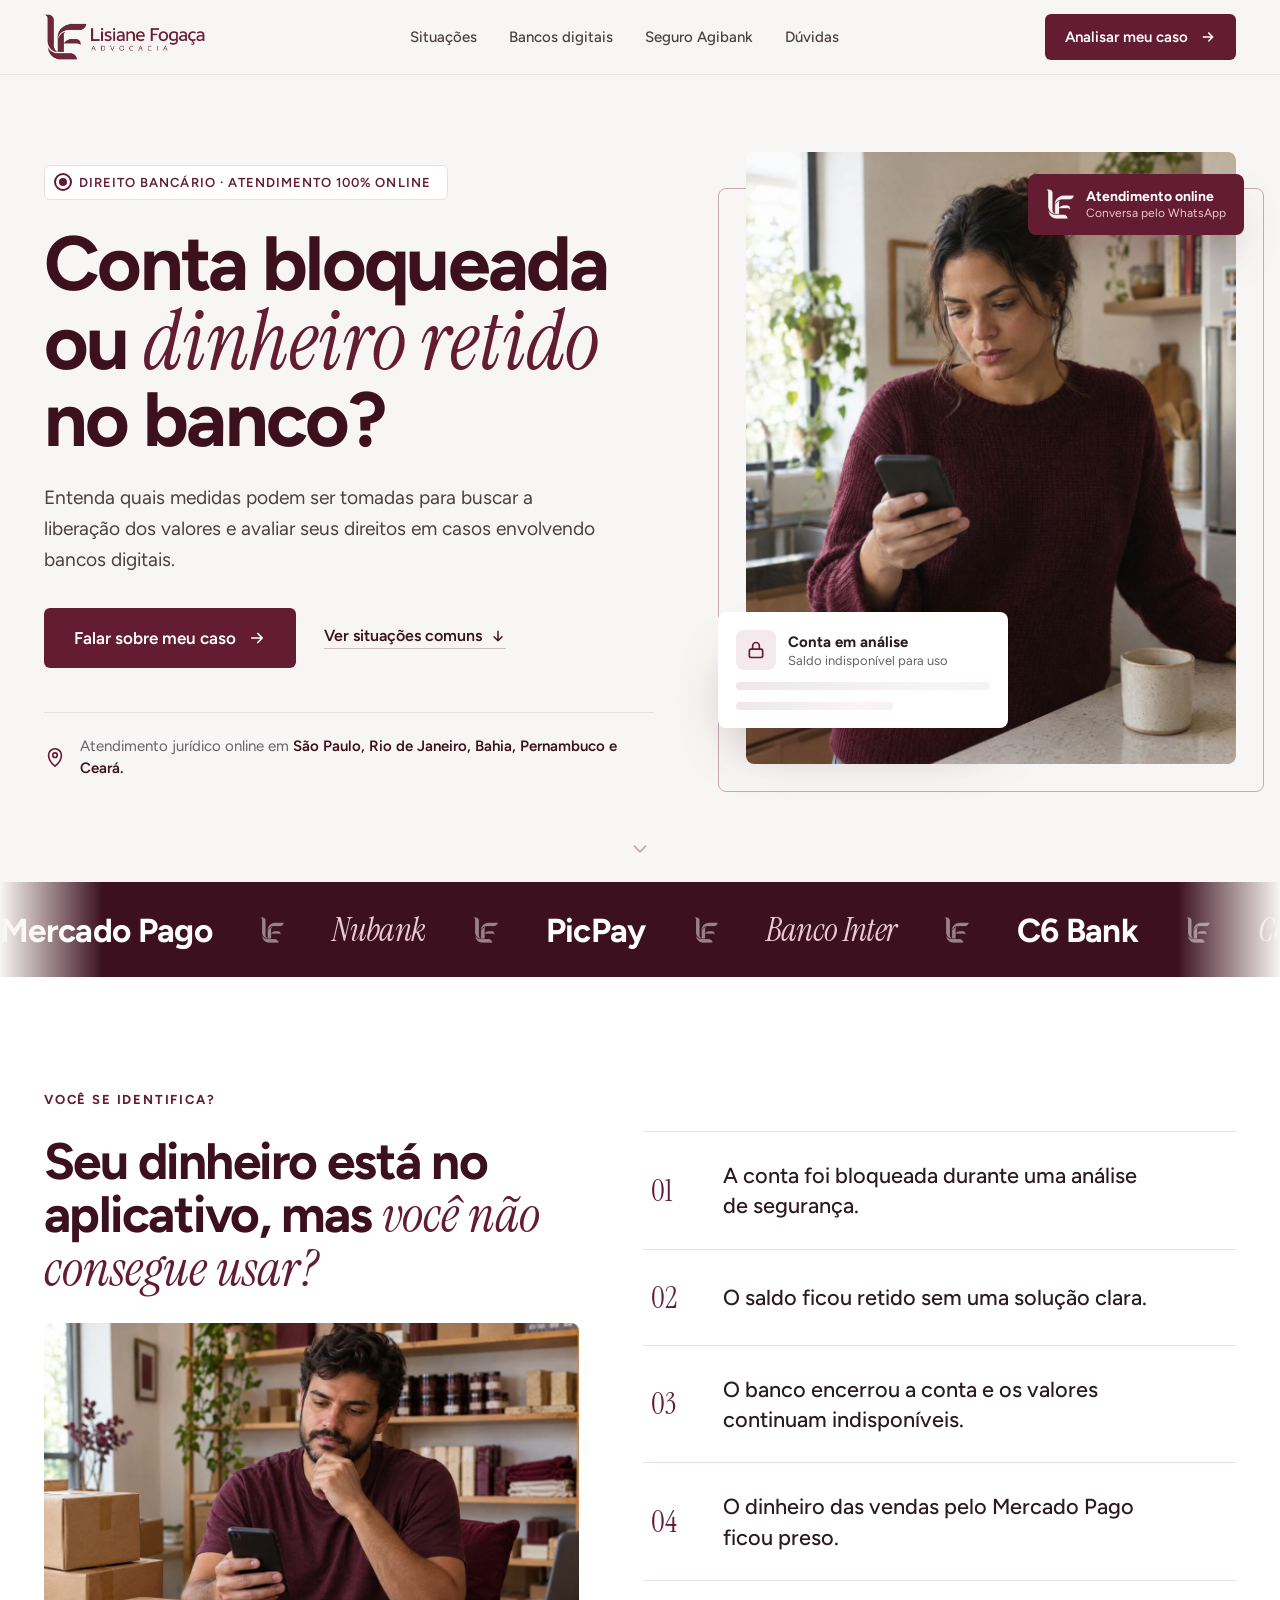
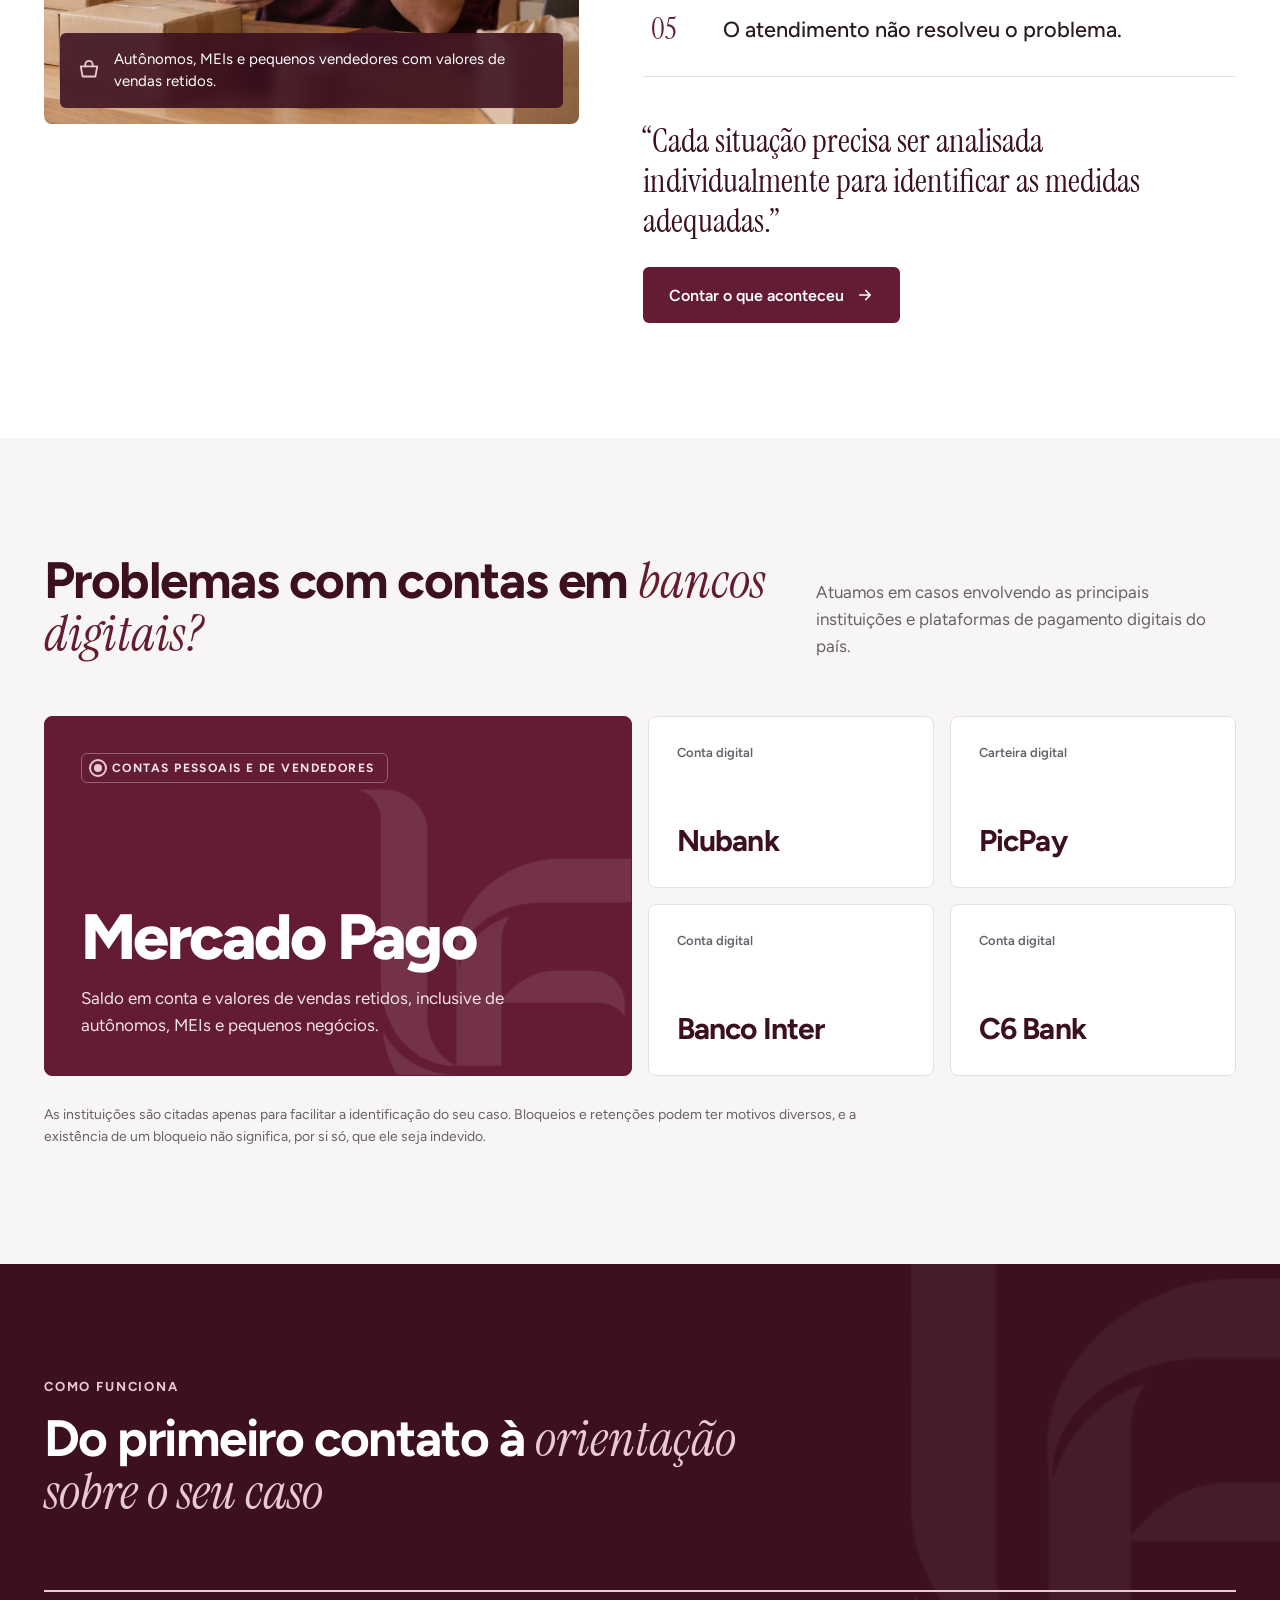
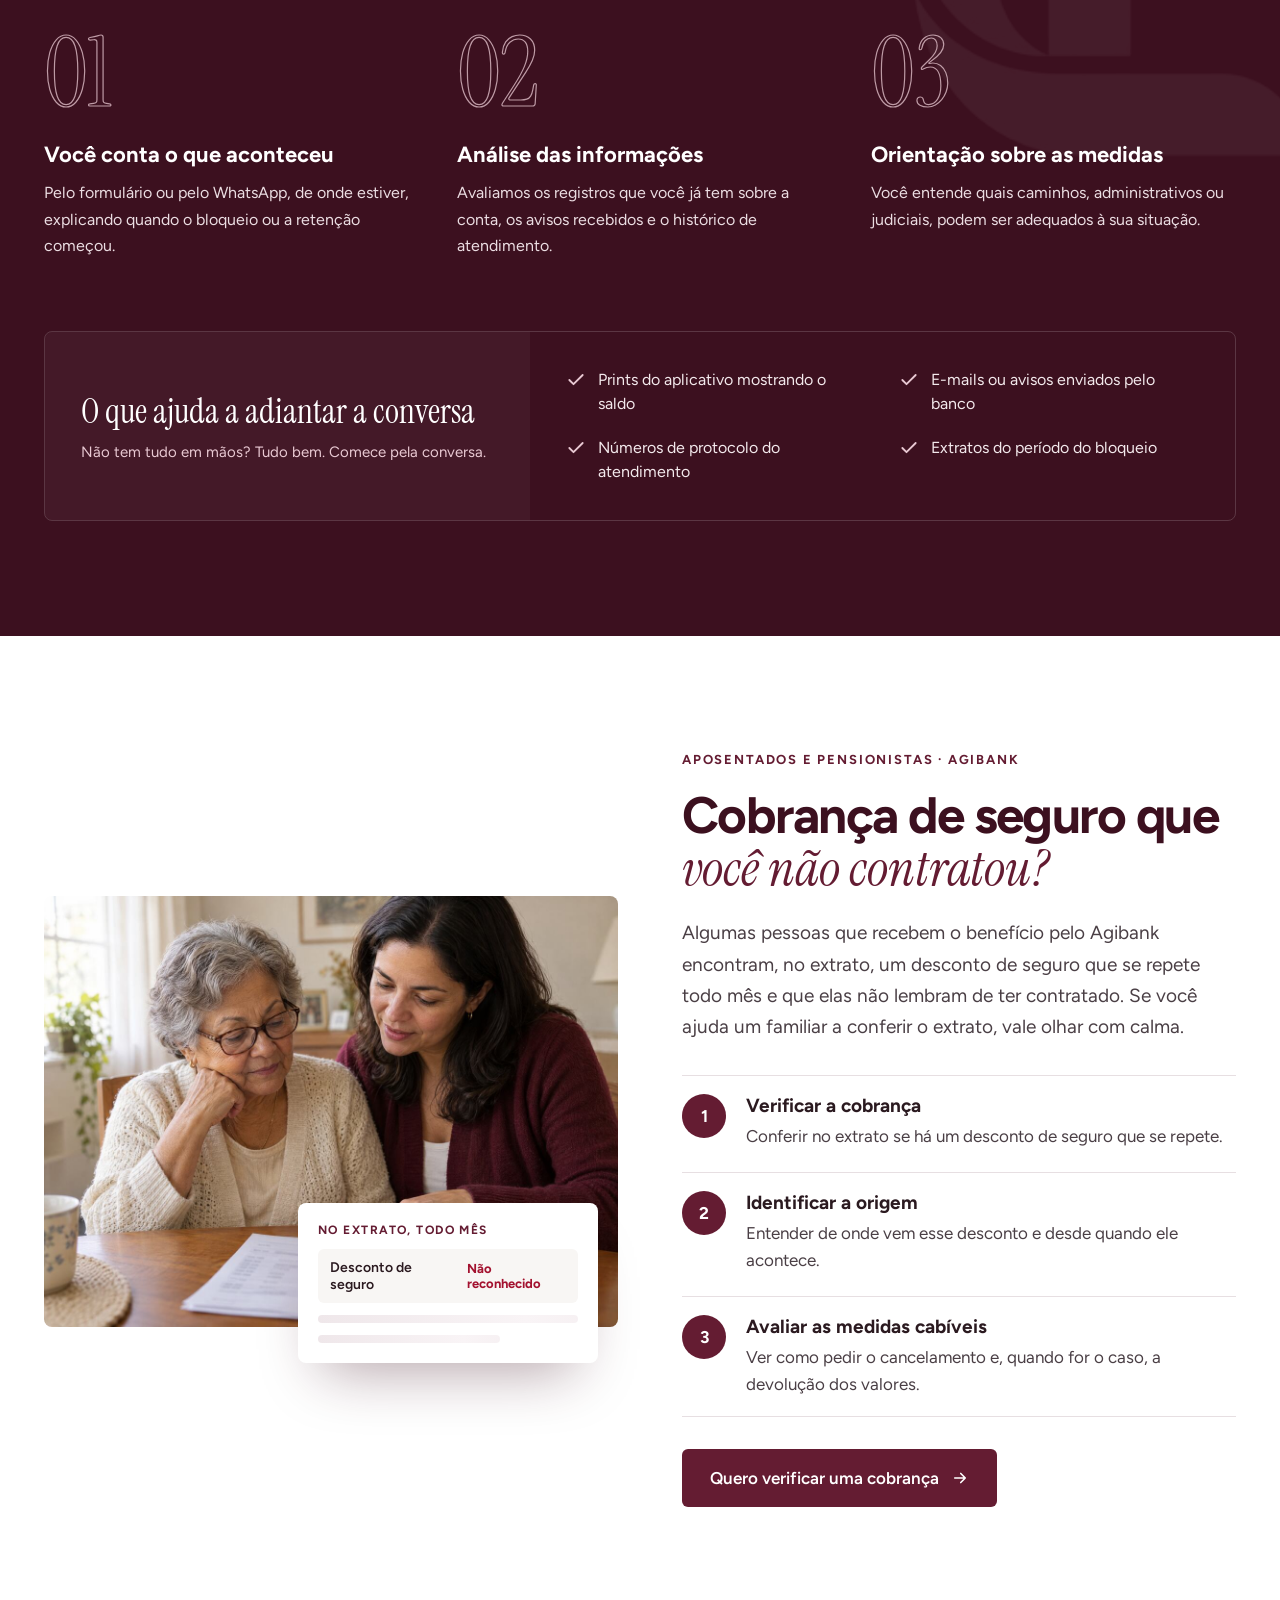
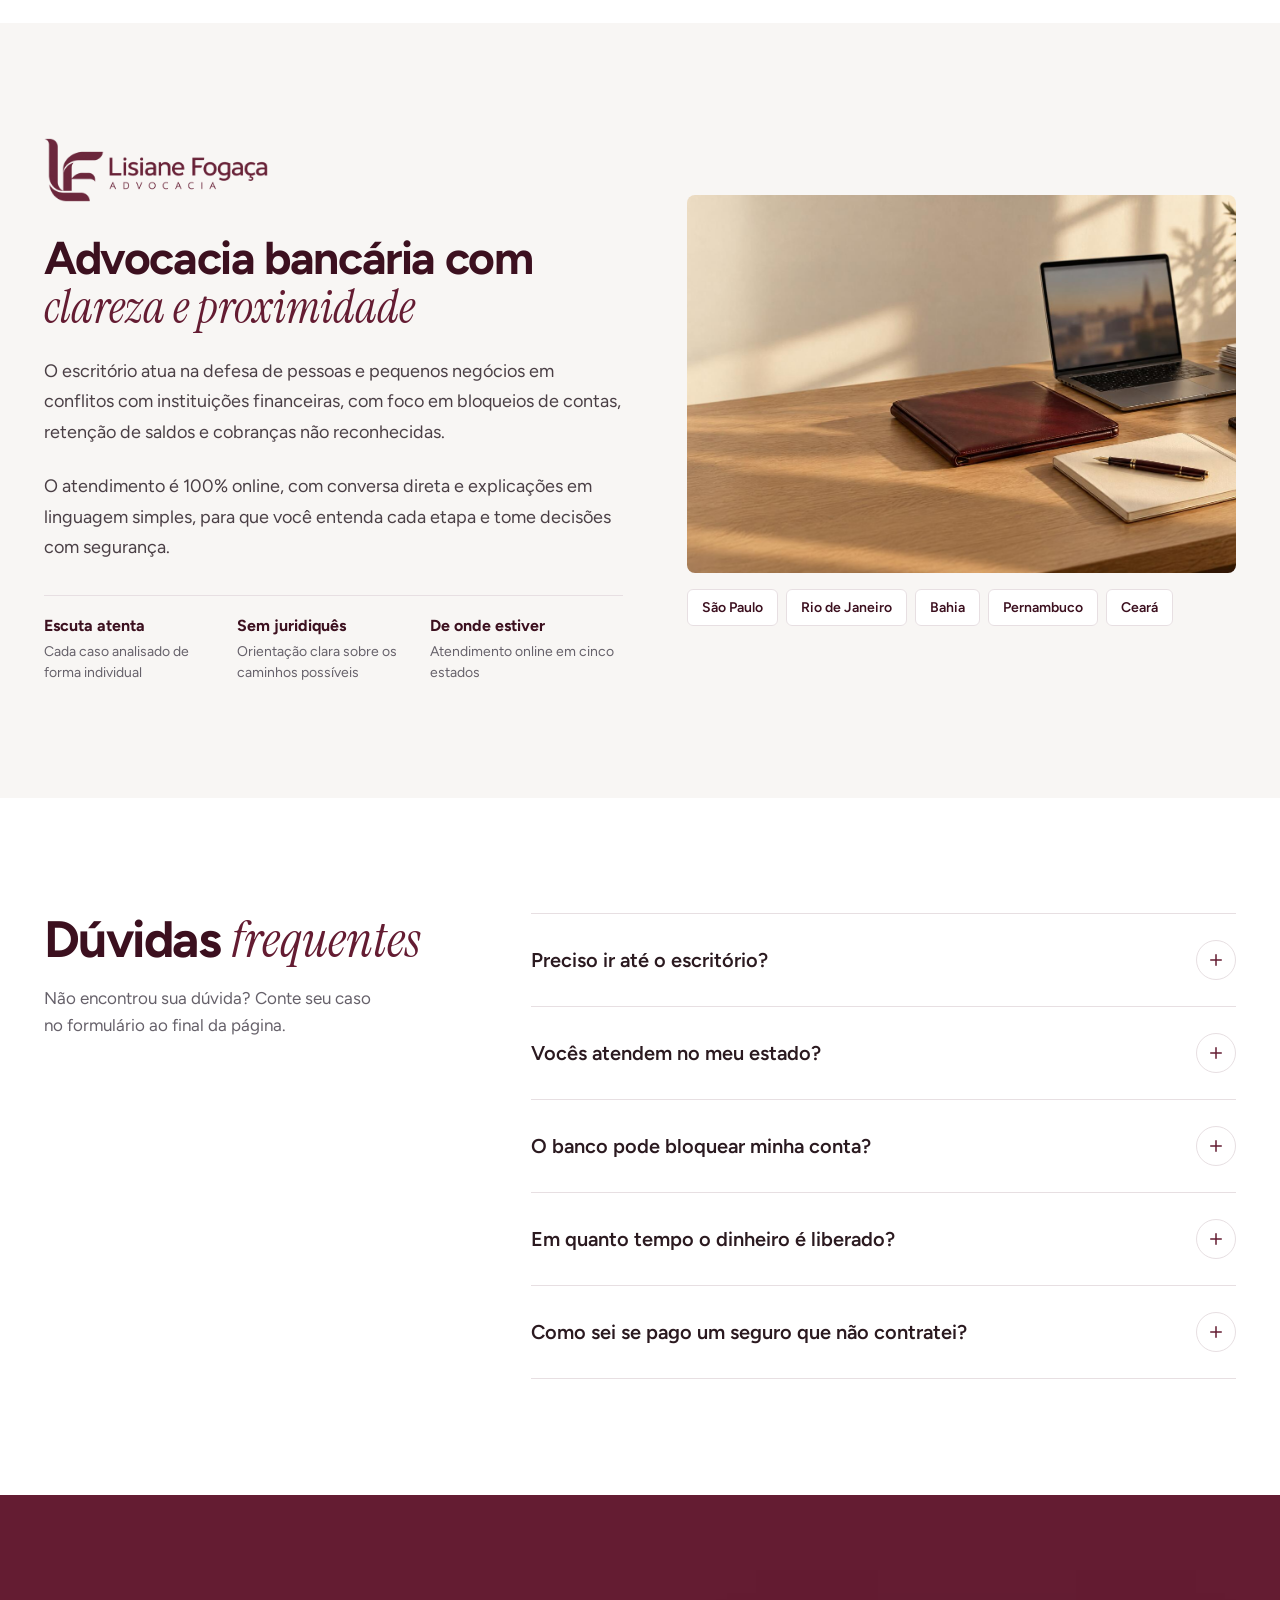
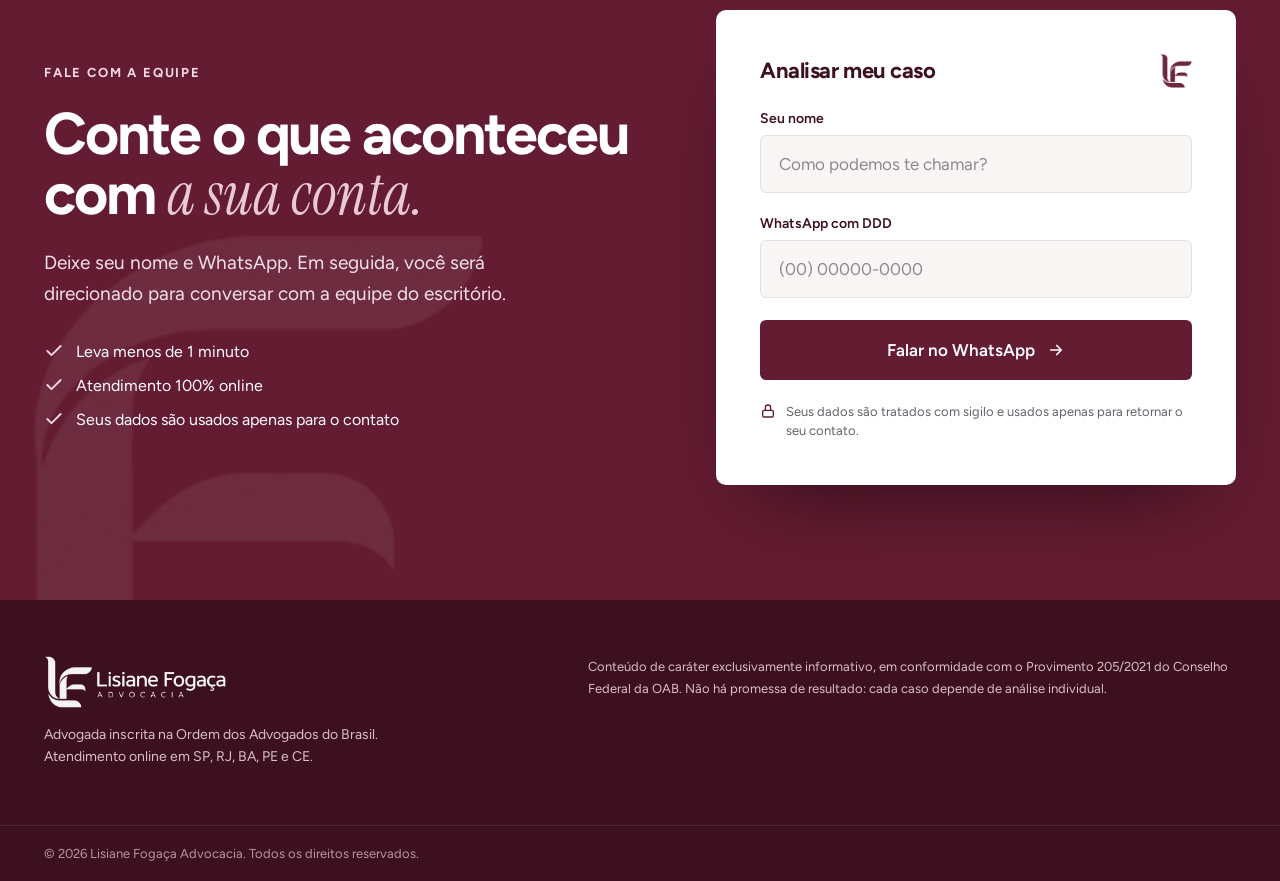
<file: index.html>
<!doctype html>
<html lang="pt-BR">
<head>
  <!-- Google tag (gtag.js) -->
<script async src="https://www.googletagmanager.com/gtag/js?id=AW-18538949355"></script>
<script>
  window.dataLayer = window.dataLayer || [];
  function gtag(){dataLayer.push(arguments);}
  gtag('js', new Date());

  gtag('config', 'AW-18538949355');
</script>
<meta charset="utf-8">
<meta name="viewport" content="width=device-width, initial-scale=1">
<title>Conta bloqueada ou dinheiro retido? | Lisiane Fogaça Advocacia</title>
<meta name="description" content="Conta bloqueada ou saldo retido em banco digital? Atendimento jurídico online em Direito Bancário para SP, RJ, BA, PE e CE.">
<meta name="theme-color" content="#641C32">
<meta property="og:type" content="website">
<meta property="og:title" content="Conta bloqueada ou dinheiro retido no banco? | Lisiane Fogaça Advocacia">
<meta property="og:description" content="Entenda quais medidas podem ser tomadas em casos envolvendo bancos digitais. Atendimento 100% online.">
<meta property="og:image" content="/assets/img/hero-conta-bloqueada.jpg">
<link rel="icon" type="image/png" href="/assets/img/favicon.png">
<link rel="apple-touch-icon" href="/assets/img/apple-touch-icon.png">
<link rel="preconnect" href="https://fonts.googleapis.com">
<link rel="preconnect" href="https://fonts.gstatic.com" crossorigin>
<link rel="stylesheet" href="https://fonts.googleapis.com/css2?family=Figtree:wght@400;500;600;700;800&amp;family=Instrument+Serif:ital@0;1&amp;display=swap">
<link rel="preload" as="image" href="/assets/img/hero-conta-bloqueada.jpg">
<link rel="stylesheet" href="/assets/css/lp.css">
<script>
  // Sem suporte a animação por scroll (Safari/Firefox): usa IntersectionObserver
  if (!(window.CSS && CSS.supports && CSS.supports('animation-timeline: view()'))) document.documentElement.classList.add('io');
</script>
<script src="/assets/js/config.js"></script>
<script src="/assets/js/tracking.js"></script>
</head>
<body>
<a class="skip" href="#formulario">Ir para o formulário</a>

<header class="hdr">
  <div style="max-width: 1240px; margin: 0 auto; padding: 14px 24px; display: flex; align-items: center; justify-content: space-between; gap: 20px">
    <a href="#inicio" aria-label="Lisiane Fogaça Advocacia — início" style="display: flex; align-items: center">
      <img class="hdr-logo" src="/assets/img/logo-bordo.png" alt="Lisiane Fogaça Advocacia" width="161" height="46" style="height: 46px; width: auto; display: block">
    </a>
    <nav class="nav" aria-label="Seções" style="display: flex; gap: 32px">
      <a href="#situacoes">Situações</a>
      <a href="#bancos">Bancos digitais</a>
      <a href="#seguro-agibank">Seguro Agibank</a>
      <a href="#duvidas">Dúvidas</a>
    </nav>
    <a class="btn-p hdr-cta" href="#formulario" style="min-height: 46px; padding: 0 20px; font-size: 15px">
      Analisar meu caso
      <svg class="arr" aria-hidden="true" width="16" height="16" viewBox="0 0 24 24" fill="none" stroke="currentColor" stroke-width="2.2" stroke-linecap="round" stroke-linejoin="round"><path d="M5 12h14M13 6l6 6-6 6"/></svg>
    </a>
  </div>
</header>

<main>
<!-- HERO -->
<section id="inicio" style="position: relative; overflow-x: clip">
  <div style="max-width: 1240px; margin: 0 auto; padding: clamp(40px, 6vw, 88px) 24px clamp(56px, 7vw, 104px); display: flex; flex-wrap: wrap; align-items: center; gap: clamp(40px, 5vw, 72px)">
    <div style="flex: 1.1 1 480px; min-width: 0; display: flex; flex-direction: column; gap: 26px">
      <div class="fade" style="display: inline-flex; align-self: flex-start; align-items: center; gap: 12px; padding: 9px 16px 9px 14px; background: #FFFFFF; border: 1px solid #E7DFE2; border-radius: 6px; font-size: 13px; font-weight: 600; letter-spacing: .08em; text-transform: uppercase; color: #641C32">
        <span class="dot"></span>
        Direito Bancário · Atendimento 100% online
      </div>
      <h1 style="margin: 0; font-weight: 700; font-size: clamp(2.75rem, 6vw, 5.4rem); line-height: .98; letter-spacing: -0.035em; color: #3C101F">
        <span class="w" style="animation-delay: .15s">Conta</span> <span class="w" style="animation-delay: .23s">bloqueada</span> <span class="w" style="animation-delay: .31s">ou</span> <span class="w" style="animation-delay: .42s"><em class="acc" style="font-size: 1.08em">dinheiro retido</em></span> <span class="w" style="animation-delay: .53s">no</span> <span class="w" style="animation-delay: .61s">banco?</span>
      </h1>
      <p class="fade" style="margin: 0; max-width: 560px; font-size: clamp(1.0625rem, 1.5vw, 1.25rem); line-height: 1.6; color: #4A3F45; animation-delay: .75s">Entenda quais medidas podem ser tomadas para buscar a liberação dos valores e avaliar seus direitos em casos envolvendo bancos digitais.</p>
      <div class="fade" style="display: flex; flex-wrap: wrap; align-items: center; gap: 28px; margin-top: 6px; animation-delay: .9s">
        <a class="btn-p" href="#formulario" style="min-height: 60px; padding: 0 30px; font-size: 17px">
          Falar sobre meu caso
          <svg class="arr" aria-hidden="true" width="18" height="18" viewBox="0 0 24 24" fill="none" stroke="currentColor" stroke-width="2.2" stroke-linecap="round" stroke-linejoin="round"><path d="M5 12h14M13 6l6 6-6 6"/></svg>
        </a>
        <a class="lnk" href="#situacoes">Ver situações comuns
          <svg aria-hidden="true" width="16" height="16" viewBox="0 0 24 24" fill="none" stroke="currentColor" stroke-width="2.2" stroke-linecap="round" stroke-linejoin="round"><path d="M12 5v14M6 13l6 6 6-6"/></svg>
        </a>
      </div>
      <div class="fade" style="display: flex; align-items: center; gap: 14px; margin-top: 18px; padding-top: 22px; border-top: 1px solid #E7DFE2; animation-delay: 1.05s">
        <svg aria-hidden="true" width="22" height="22" viewBox="0 0 24 24" fill="none" stroke="#641C32" stroke-width="1.8" stroke-linecap="round" stroke-linejoin="round" style="flex: none"><path d="M12 22s7-5.6 7-12a7 7 0 0 0-14 0c0 6.4 7 12 7 12z"/><circle cx="12" cy="10" r="2.5"/></svg>
        <p style="margin: 0; font-size: 15px; line-height: 1.5; color: #66616A">Atendimento jurídico online em <strong style="color: #3C101F; font-weight: 600">São Paulo, Rio de Janeiro, Bahia, Pernambuco e Ceará.</strong></p>
      </div>
    </div>

    <div style="flex: 1 1 400px; min-width: 0; position: relative; padding: 0 0 28px 28px">
      <div aria-hidden="true" class="fade hero-frame" style="position: absolute; top: 36px; right: -28px; bottom: 0; left: 0; border: 1px solid #C9A9B4; border-radius: 8px; animation-delay: 1.1s"></div>
      <div class="clip" style="position: relative; border-radius: 8px; overflow: hidden; aspect-ratio: 4 / 5; max-height: 660px; background: #3C101F; animation-delay: .2s">
        <img class="kb" src="/assets/img/hero-conta-bloqueada.jpg" alt="Mulher em casa conferindo o saldo da conta no celular" width="1000" height="1250" fetchpriority="high" style="width: 100%; height: 100%; object-fit: cover; display: block">
      </div>
      <div class="pop" style="position: absolute; left: 0; bottom: 64px; animation-delay: 1.3s">
        <div class="float1" style="width: 290px; max-width: 74vw; background: #FFFFFF; border-radius: 8px; padding: 18px; box-shadow: 0 30px 60px -24px rgba(60,16,31,.45); display: flex; flex-direction: column; gap: 12px">
          <div style="display: flex; align-items: center; gap: 12px">
            <div style="width: 40px; height: 40px; border-radius: 8px; background: #F4E9ED; display: flex; align-items: center; justify-content: center; flex: none">
              <svg aria-hidden="true" width="20" height="20" viewBox="0 0 24 24" fill="none" stroke="#641C32" stroke-width="2" stroke-linecap="round" stroke-linejoin="round"><rect x="4" y="11" width="16" height="10" rx="2"/><path d="M8 11V7a4 4 0 0 1 8 0v4"/></svg>
            </div>
            <div style="display: flex; flex-direction: column; gap: 2px; min-width: 0">
              <span style="font-size: 15px; font-weight: 700; color: #2B1A20">Conta em análise</span>
              <span style="font-size: 13px; color: #66616A">Saldo indisponível para uso</span>
            </div>
          </div>
          <div class="shim" style="height: 8px; border-radius: 4px"></div>
          <div class="shim" style="height: 8px; width: 62%; border-radius: 4px"></div>
        </div>
      </div>
      <div class="pop hero-float-r" style="position: absolute; right: -8px; top: 22px; animation-delay: 1.5s">
        <div class="float2" style="background: #641C32; color: #FFFFFF; border-radius: 8px; padding: 14px 18px; display: flex; align-items: center; gap: 12px; box-shadow: 0 24px 48px -20px rgba(60,16,31,.6)">
          <img src="/assets/img/simbolo-branco.png" alt="" aria-hidden="true" style="height: 30px; width: auto; display: block">
          <div style="display: flex; flex-direction: column; line-height: 1.25">
            <span style="font-size: 14px; font-weight: 700">Atendimento online</span>
            <span style="font-size: 12px; color: #E9C9D3">Conversa pelo WhatsApp</span>
          </div>
        </div>
      </div>
    </div>
  </div>
  <div aria-hidden="true" class="scrollcue" style="position: absolute; left: 50%; bottom: 18px; margin-left: -11px; color: #C9A9B4">
    <svg width="22" height="22" viewBox="0 0 24 24" fill="none" stroke="currentColor" stroke-width="2" stroke-linecap="round" stroke-linejoin="round"><path d="M6 9l6 6 6-6"/></svg>
  </div>
</section>

<!-- MARQUEE -->
<div class="mq" role="region" aria-label="Instituições: Mercado Pago, Nubank, PicPay, Banco Inter e C6 Bank" style="background: #3C101F; color: #FFFFFF; padding: 26px 0">
  <div class="mq-track" aria-hidden="true">
    <div class="mq-row"><span>Mercado Pago</span><img src="/assets/img/simbolo-branco.png" alt=""><span class="it">Nubank</span><img src="/assets/img/simbolo-branco.png" alt=""><span>PicPay</span><img src="/assets/img/simbolo-branco.png" alt=""><span class="it">Banco Inter</span><img src="/assets/img/simbolo-branco.png" alt=""><span>C6 Bank</span><img src="/assets/img/simbolo-branco.png" alt=""><span class="it">Contas bloqueadas</span><img src="/assets/img/simbolo-branco.png" alt=""></div>
    <div class="mq-row"><span>Mercado Pago</span><img src="/assets/img/simbolo-branco.png" alt=""><span class="it">Nubank</span><img src="/assets/img/simbolo-branco.png" alt=""><span>PicPay</span><img src="/assets/img/simbolo-branco.png" alt=""><span class="it">Banco Inter</span><img src="/assets/img/simbolo-branco.png" alt=""><span>C6 Bank</span><img src="/assets/img/simbolo-branco.png" alt=""><span class="it">Contas bloqueadas</span><img src="/assets/img/simbolo-branco.png" alt=""></div>
  </div>
</div>

<!-- SITUAÇÕES -->
<section id="situacoes" style="background: #FFFFFF">
  <div style="max-width: 1240px; margin: 0 auto; padding: clamp(72px, 9vw, 128px) 24px">
    <div style="display: flex; flex-wrap: wrap; gap: clamp(40px, 5vw, 80px); align-items: flex-start">
      <div style="flex: 1 1 420px; min-width: 0; display: flex; flex-direction: column; gap: 28px">
        <p class="rv" style="margin: 0; font-size: 13px; font-weight: 700; letter-spacing: .14em; text-transform: uppercase; color: #641C32">Você se identifica?</p>
        <h2 class="rv" style="margin: 0; font-weight: 700; font-size: clamp(2.1rem, 4vw, 3.4rem); line-height: 1.04; letter-spacing: -0.03em; color: #3C101F">Seu dinheiro está no aplicativo, mas <em class="acc">você não consegue usar?</em></h2>
        <div class="rv zoom" style="position: relative; border-radius: 8px; overflow: hidden; aspect-ratio: 4 / 3; background: #3C101F">
          <img class="par" src="/assets/img/vendedor-mercado-pago.jpg" alt="Vendedor online em seu espaço de trabalho, com caixas de envio, olhando o celular" width="1200" height="896" loading="lazy" style="width: 100%; height: 100%; object-fit: cover; display: block">
          <div style="position: absolute; left: 16px; right: 16px; bottom: 16px; background: rgba(60,16,31,.88); backdrop-filter: blur(6px); -webkit-backdrop-filter: blur(6px); color: #FFFFFF; border-radius: 6px; padding: 16px 18px; display: flex; align-items: center; gap: 14px">
            <svg aria-hidden="true" width="22" height="22" viewBox="0 0 24 24" fill="none" stroke="#E9C9D3" stroke-width="2" stroke-linecap="round" stroke-linejoin="round" style="flex: none"><path d="M3 7h18l-2 11H5L3 7z"/><path d="M8 7V5a4 4 0 0 1 8 0v2"/></svg>
            <span style="font-size: 15px; line-height: 1.45">Autônomos, MEIs e pequenos vendedores com valores de vendas retidos.</span>
          </div>
        </div>
      </div>
      <div style="flex: 1.15 1 460px; min-width: 0; padding-top: clamp(0px, 3vw, 48px)">
        <ol style="list-style: none; margin: 0; padding: 0">
          <li class="sit rv"><span class="num">01</span><span class="txt">A conta foi bloqueada durante uma análise de segurança.</span><svg class="ico" aria-hidden="true" width="22" height="22" viewBox="0 0 24 24" fill="none" stroke="currentColor" stroke-width="2" stroke-linecap="round" stroke-linejoin="round"><path d="M5 12h14M13 6l6 6-6 6"/></svg></li>
          <li class="sit rv"><span class="num">02</span><span class="txt">O saldo ficou retido sem uma solução clara.</span><svg class="ico" aria-hidden="true" width="22" height="22" viewBox="0 0 24 24" fill="none" stroke="currentColor" stroke-width="2" stroke-linecap="round" stroke-linejoin="round"><path d="M5 12h14M13 6l6 6-6 6"/></svg></li>
          <li class="sit rv"><span class="num">03</span><span class="txt">O banco encerrou a conta e os valores continuam indisponíveis.</span><svg class="ico" aria-hidden="true" width="22" height="22" viewBox="0 0 24 24" fill="none" stroke="currentColor" stroke-width="2" stroke-linecap="round" stroke-linejoin="round"><path d="M5 12h14M13 6l6 6-6 6"/></svg></li>
          <li class="sit rv"><span class="num">04</span><span class="txt">O dinheiro das vendas pelo Mercado Pago ficou preso.</span><svg class="ico" aria-hidden="true" width="22" height="22" viewBox="0 0 24 24" fill="none" stroke="currentColor" stroke-width="2" stroke-linecap="round" stroke-linejoin="round"><path d="M5 12h14M13 6l6 6-6 6"/></svg></li>
          <li class="sit last rv"><span class="num">05</span><span class="txt">O atendimento não resolveu o problema.</span><svg class="ico" aria-hidden="true" width="22" height="22" viewBox="0 0 24 24" fill="none" stroke="currentColor" stroke-width="2" stroke-linecap="round" stroke-linejoin="round"><path d="M5 12h14M13 6l6 6-6 6"/></svg></li>
        </ol>
        <div class="rv" style="margin-top: 44px; display: flex; flex-direction: column; gap: 26px">
          <p style="margin: 0; font-family: 'Instrument Serif', Georgia, serif; font-size: clamp(26px, 2.6vw, 34px); line-height: 1.2; color: #3C101F">“Cada situação precisa ser analisada individualmente para identificar as medidas adequadas.”</p>
          <a class="btn-p" href="#formulario" style="align-self: flex-start; min-height: 56px; padding: 0 26px; font-size: 16px">
            Contar o que aconteceu
            <svg class="arr" aria-hidden="true" width="18" height="18" viewBox="0 0 24 24" fill="none" stroke="currentColor" stroke-width="2.2" stroke-linecap="round" stroke-linejoin="round"><path d="M5 12h14M13 6l6 6-6 6"/></svg>
          </a>
        </div>
      </div>
    </div>
  </div>
</section>

<!-- BANCOS -->
<section id="bancos" style="background: #F8F6F4">
  <div style="max-width: 1240px; margin: 0 auto; padding: clamp(72px, 9vw, 128px) 24px">
    <div style="display: flex; flex-wrap: wrap; justify-content: space-between; align-items: flex-end; gap: 24px">
      <h2 class="rv" style="margin: 0; flex: 1 1 520px; font-weight: 700; font-size: clamp(2.1rem, 4vw, 3.4rem); line-height: 1.04; letter-spacing: -0.03em; color: #3C101F">Problemas com contas em <em class="acc">bancos digitais?</em></h2>
      <p class="rv" style="margin: 0; flex: 1 1 340px; max-width: 420px; font-size: 17px; line-height: 1.6; color: #66616A">Atuamos em casos envolvendo as principais instituições e plataformas de pagamento digitais do país.</p>
    </div>
    <div class="banks">
      <div class="tile tile-mp rv">
        <img class="wm" src="/assets/img/simbolo-branco.png" alt="" aria-hidden="true" style="position: absolute; right: -40px; bottom: -50px; height: 340px; width: auto; opacity: .1">
        <div style="display: inline-flex; align-self: flex-start; align-items: center; gap: 10px; padding: 7px 12px; border: 1px solid rgba(255,255,255,.3); border-radius: 6px; font-size: 12px; font-weight: 700; letter-spacing: .12em; text-transform: uppercase; color: #F3E3E8"><span class="dot lt"></span>Contas pessoais e de vendedores</div>
        <div style="position: relative">
          <div style="font-size: clamp(40px, 5vw, 64px); font-weight: 800; letter-spacing: -0.04em; line-height: 1">Mercado Pago</div>
          <p style="margin: 16px 0 0; max-width: 440px; font-size: 17px; line-height: 1.6; color: #F3E3E8">Saldo em conta e valores de vendas retidos, inclusive de autônomos, MEIs e pequenos negócios.</p>
        </div>
      </div>
      <div class="tile tile-sm rv"><span class="k">Conta digital</span><span class="v">Nubank</span><span class="bar"></span></div>
      <div class="tile tile-sm rv"><span class="k">Carteira digital</span><span class="v">PicPay</span><span class="bar"></span></div>
      <div class="tile tile-sm rv"><span class="k">Conta digital</span><span class="v">Banco Inter</span><span class="bar"></span></div>
      <div class="tile tile-sm rv"><span class="k">Conta digital</span><span class="v">C6 Bank</span><span class="bar"></span></div>
    </div>
    <p class="rv" style="margin: 28px 0 0; max-width: 820px; font-size: 14px; line-height: 1.6; color: #66616A">As instituições são citadas apenas para facilitar a identificação do seu caso. Bloqueios e retenções podem ter motivos diversos, e a existência de um bloqueio não significa, por si só, que ele seja indevido.</p>
  </div>
</section>

<!-- COMO FUNCIONA -->
<section id="como-funciona" class="dark" style="position: relative; overflow: hidden; background: #3C101F; color: #FFFFFF">
  <img class="spin" src="/assets/img/simbolo-branco.png" alt="" aria-hidden="true" style="position: absolute; right: -160px; top: -120px; height: 620px; width: auto; max-width: none; opacity: .05; pointer-events: none">
  <div style="position: relative; max-width: 1240px; margin: 0 auto; padding: clamp(72px, 9vw, 128px) 24px">
    <p class="rv" style="margin: 0; font-size: 13px; font-weight: 700; letter-spacing: .14em; text-transform: uppercase; color: #E9C9D3">Como funciona</p>
    <h2 class="rv" style="margin: 18px 0 0; max-width: 760px; font-weight: 700; font-size: clamp(2.1rem, 4vw, 3.4rem); line-height: 1.04; letter-spacing: -0.03em">Do primeiro contato à <em class="acc">orientação sobre o seu caso</em></h2>
    <div style="position: relative; margin-top: 72px">
      <div aria-hidden="true" style="position: absolute; left: 0; right: 0; top: 0; height: 1px; background: rgba(255,255,255,.16)"></div>
      <div aria-hidden="true" class="draw" style="position: absolute; left: 0; right: 0; top: 0; height: 2px; margin-top: -0.5px; background: #E9C9D3; transform-origin: left"></div>
      <div style="display: flex; flex-wrap: wrap; gap: 48px">
        <div class="step rv" style="flex: 1 1 260px; min-width: 0; padding-top: 40px">
          <div class="step-num">01</div>
          <h3 style="margin: 24px 0 0; font-size: 22px; font-weight: 700">Você conta o que aconteceu</h3>
          <p style="margin: 12px 0 0; font-size: 16px; line-height: 1.65; color: #EBDDE2">Pelo formulário ou pelo WhatsApp, de onde estiver, explicando quando o bloqueio ou a retenção começou.</p>
        </div>
        <div class="step rv" style="flex: 1 1 260px; min-width: 0; padding-top: 40px">
          <div class="step-num">02</div>
          <h3 style="margin: 24px 0 0; font-size: 22px; font-weight: 700">Análise das informações</h3>
          <p style="margin: 12px 0 0; font-size: 16px; line-height: 1.65; color: #EBDDE2">Avaliamos os registros que você já tem sobre a conta, os avisos recebidos e o histórico de atendimento.</p>
        </div>
        <div class="step rv" style="flex: 1 1 260px; min-width: 0; padding-top: 40px">
          <div class="step-num">03</div>
          <h3 style="margin: 24px 0 0; font-size: 22px; font-weight: 700">Orientação sobre as medidas</h3>
          <p style="margin: 12px 0 0; font-size: 16px; line-height: 1.65; color: #EBDDE2">Você entende quais caminhos, administrativos ou judiciais, podem ser adequados à sua situação.</p>
        </div>
      </div>
    </div>
    <div class="rv" style="margin-top: 72px; display: flex; flex-wrap: wrap; border: 1px solid rgba(255,255,255,.16); border-radius: 8px; overflow: hidden">
      <div style="flex: 1 1 320px; padding: 36px; background: rgba(255,255,255,.04); display: flex; flex-direction: column; gap: 12px; justify-content: center">
        <h3 style="margin: 0; font-family: 'Instrument Serif', Georgia, serif; font-weight: 400; font-size: 34px; line-height: 1.15">O que ajuda a adiantar a conversa</h3>
        <p style="margin: 0; font-size: 15px; color: #E9C9D3">Não tem tudo em mãos? Tudo bem. Comece pela conversa.</p>
      </div>
      <ul style="flex: 1.6 1 440px; margin: 0; padding: 36px; list-style: none; display: grid; grid-template-columns: repeat(auto-fit, minmax(220px, 1fr)); gap: 20px 32px">
        <li style="display: flex; gap: 12px; font-size: 16px; line-height: 1.5; color: #F3E9EC"><svg aria-hidden="true" width="20" height="20" viewBox="0 0 24 24" fill="none" stroke="#E9C9D3" stroke-width="2.2" stroke-linecap="round" stroke-linejoin="round" style="flex: none; margin-top: 2px"><path d="M20 6 9 17l-5-5"/></svg>Prints do aplicativo mostrando o saldo</li>
        <li style="display: flex; gap: 12px; font-size: 16px; line-height: 1.5; color: #F3E9EC"><svg aria-hidden="true" width="20" height="20" viewBox="0 0 24 24" fill="none" stroke="#E9C9D3" stroke-width="2.2" stroke-linecap="round" stroke-linejoin="round" style="flex: none; margin-top: 2px"><path d="M20 6 9 17l-5-5"/></svg>E-mails ou avisos enviados pelo banco</li>
        <li style="display: flex; gap: 12px; font-size: 16px; line-height: 1.5; color: #F3E9EC"><svg aria-hidden="true" width="20" height="20" viewBox="0 0 24 24" fill="none" stroke="#E9C9D3" stroke-width="2.2" stroke-linecap="round" stroke-linejoin="round" style="flex: none; margin-top: 2px"><path d="M20 6 9 17l-5-5"/></svg>Números de protocolo do atendimento</li>
        <li style="display: flex; gap: 12px; font-size: 16px; line-height: 1.5; color: #F3E9EC"><svg aria-hidden="true" width="20" height="20" viewBox="0 0 24 24" fill="none" stroke="#E9C9D3" stroke-width="2.2" stroke-linecap="round" stroke-linejoin="round" style="flex: none; margin-top: 2px"><path d="M20 6 9 17l-5-5"/></svg>Extratos do período do bloqueio</li>
      </ul>
    </div>
  </div>
</section>

<!-- AGIBANK -->
<section id="seguro-agibank" style="background: #FFFFFF">
  <div style="max-width: 1240px; margin: 0 auto; padding: clamp(72px, 9vw, 128px) 24px; display: flex; flex-wrap: wrap; gap: clamp(40px, 5vw, 80px); align-items: center">
    <div style="flex: 1 1 460px; min-width: 0; position: relative; padding-bottom: 36px">
      <div class="rv-clip zoom" style="border-radius: 8px; overflow: hidden; aspect-ratio: 4 / 3; background: #E7DFE2">
        <img src="/assets/img/agibank-extrato.jpg" alt="Aposentada e a filha conferindo juntas um extrato bancário em casa" width="1200" height="896" loading="lazy" style="width: 100%; height: 100%; object-fit: cover; display: block">
      </div>
      <div class="rv" style="position: absolute; right: 20px; bottom: 0; width: 300px; max-width: 80%">
        <div class="float1" style="background: #FFFFFF; border-radius: 8px; padding: 20px; box-shadow: 0 30px 60px -24px rgba(60,16,31,.4); display: flex; flex-direction: column; gap: 12px">
          <span style="font-size: 12px; font-weight: 700; letter-spacing: .12em; text-transform: uppercase; color: #641C32">No extrato, todo mês</span>
          <div style="display: flex; justify-content: space-between; align-items: center; gap: 12px; padding: 10px 12px; background: #F8F6F4; border-radius: 6px">
            <span style="font-size: 14px; font-weight: 600; color: #2B1A20">Desconto de seguro</span>
            <span style="font-size: 13px; font-weight: 700; color: #A3122F">Não reconhecido</span>
          </div>
          <div class="shim" style="height: 8px; border-radius: 4px"></div>
          <div class="shim" style="height: 8px; width: 70%; border-radius: 4px"></div>
        </div>
      </div>
    </div>
    <div style="flex: 1 1 440px; min-width: 0; display: flex; flex-direction: column; gap: 22px">
      <p class="rv" style="margin: 0; font-size: 13px; font-weight: 700; letter-spacing: .14em; text-transform: uppercase; color: #641C32">Aposentados e pensionistas · Agibank</p>
      <h2 class="rv" style="margin: 0; font-weight: 700; font-size: clamp(2.1rem, 4vw, 3.2rem); line-height: 1.04; letter-spacing: -0.03em; color: #3C101F">Cobrança de seguro que <em class="acc">você não contratou?</em></h2>
      <p class="rv" style="margin: 0; font-size: 19px; line-height: 1.65; color: #4A3F45">Algumas pessoas que recebem o benefício pelo Agibank encontram, no extrato, um desconto de seguro que se repete todo mês e que elas não lembram de ter contratado. Se você ajuda um familiar a conferir o extrato, vale olhar com calma.</p>
      <ol style="list-style: none; margin: 10px 0 0; padding: 0; display: flex; flex-direction: column; gap: 4px">
        <li class="rv" style="display: flex; gap: 20px; padding: 18px 0; border-top: 1px solid #E7DFE2">
          <span style="flex: none; width: 44px; height: 44px; border-radius: 50%; background: #641C32; color: #FFFFFF; display: flex; align-items: center; justify-content: center; font-weight: 700; font-size: 17px">1</span>
          <div><div style="font-size: 19px; font-weight: 700; color: #2B1A20">Verificar a cobrança</div><p style="margin: 6px 0 0; font-size: 17px; line-height: 1.6; color: #4A3F45">Conferir no extrato se há um desconto de seguro que se repete.</p></div>
        </li>
        <li class="rv" style="display: flex; gap: 20px; padding: 18px 0; border-top: 1px solid #E7DFE2">
          <span style="flex: none; width: 44px; height: 44px; border-radius: 50%; background: #641C32; color: #FFFFFF; display: flex; align-items: center; justify-content: center; font-weight: 700; font-size: 17px">2</span>
          <div><div style="font-size: 19px; font-weight: 700; color: #2B1A20">Identificar a origem</div><p style="margin: 6px 0 0; font-size: 17px; line-height: 1.6; color: #4A3F45">Entender de onde vem esse desconto e desde quando ele acontece.</p></div>
        </li>
        <li class="rv" style="display: flex; gap: 20px; padding: 18px 0; border-top: 1px solid #E7DFE2; border-bottom: 1px solid #E7DFE2">
          <span style="flex: none; width: 44px; height: 44px; border-radius: 50%; background: #641C32; color: #FFFFFF; display: flex; align-items: center; justify-content: center; font-weight: 700; font-size: 17px">3</span>
          <div><div style="font-size: 19px; font-weight: 700; color: #2B1A20">Avaliar as medidas cabíveis</div><p style="margin: 6px 0 0; font-size: 17px; line-height: 1.6; color: #4A3F45">Ver como pedir o cancelamento e, quando for o caso, a devolução dos valores.</p></div>
        </li>
      </ol>
      <a class="btn-p rv" href="#formulario" style="align-self: flex-start; margin-top: 10px; min-height: 58px; padding: 0 28px; font-size: 17px">
        Quero verificar uma cobrança
        <svg class="arr" aria-hidden="true" width="18" height="18" viewBox="0 0 24 24" fill="none" stroke="currentColor" stroke-width="2.2" stroke-linecap="round" stroke-linejoin="round"><path d="M5 12h14M13 6l6 6-6 6"/></svg>
      </a>
    </div>
  </div>
</section>

<!-- SOBRE -->
<section id="sobre" style="background: #F8F6F4">
  <div style="max-width: 1240px; margin: 0 auto; padding: clamp(72px, 9vw, 128px) 24px; display: flex; flex-wrap: wrap; gap: clamp(40px, 5vw, 80px); align-items: center">
    <div style="flex: 1.1 1 460px; min-width: 0; display: flex; flex-direction: column; gap: 24px">
      <img class="rv" src="/assets/img/logo-bordo.png" alt="Lisiane Fogaça Advocacia" loading="lazy" style="height: 64px; width: auto; align-self: flex-start">
      <h2 class="rv" style="margin: 8px 0 0; font-weight: 700; font-size: clamp(2rem, 3.6vw, 3rem); line-height: 1.06; letter-spacing: -0.03em; color: #3C101F">Advocacia bancária com <em class="acc">clareza e proximidade</em></h2>
      <p class="rv" style="margin: 0; font-size: 18px; line-height: 1.7; color: #4A3F45">O escritório atua na defesa de pessoas e pequenos negócios em conflitos com instituições financeiras, com foco em bloqueios de contas, retenção de saldos e cobranças não reconhecidas.</p>
      <p class="rv" style="margin: 0; font-size: 18px; line-height: 1.7; color: #4A3F45">O atendimento é 100% online, com conversa direta e explicações em linguagem simples, para que você entenda cada etapa e tome decisões com segurança.</p>
      <div class="rv" style="display: grid; grid-template-columns: repeat(auto-fit, minmax(160px, 1fr)); margin-top: 8px; border-top: 1px solid #E7DFE2">
        <div style="padding: 20px 20px 0 0"><div style="font-size: 16px; font-weight: 700; color: #3C101F">Escuta atenta</div><div style="margin-top: 6px; font-size: 14px; line-height: 1.5; color: #66616A">Cada caso analisado de forma individual</div></div>
        <div style="padding: 20px 20px 0 0"><div style="font-size: 16px; font-weight: 700; color: #3C101F">Sem juridiquês</div><div style="margin-top: 6px; font-size: 14px; line-height: 1.5; color: #66616A">Orientação clara sobre os caminhos possíveis</div></div>
        <div style="padding: 20px 0 0 0"><div style="font-size: 16px; font-weight: 700; color: #3C101F">De onde estiver</div><div style="margin-top: 6px; font-size: 14px; line-height: 1.5; color: #66616A">Atendimento online em cinco estados</div></div>
      </div>
    </div>
    <div style="flex: 1 1 440px; min-width: 0; position: relative">
      <div class="rv-clip zoom" style="border-radius: 8px; overflow: hidden; aspect-ratio: 16 / 11; background: #E7DFE2">
        <img src="/assets/img/escritorio.jpg" alt="Mesa de trabalho do escritório com notebook, pasta e caderno" width="1600" height="905" loading="lazy" style="width: 100%; height: 100%; object-fit: cover; display: block">
      </div>
      <div class="rv" style="margin-top: 16px; display: flex; flex-wrap: wrap; gap: 8px">
        <span style="padding: 9px 14px; border: 1px solid #E7DFE2; background: #FFFFFF; border-radius: 6px; font-size: 14px; font-weight: 600; color: #3C101F">São Paulo</span>
        <span style="padding: 9px 14px; border: 1px solid #E7DFE2; background: #FFFFFF; border-radius: 6px; font-size: 14px; font-weight: 600; color: #3C101F">Rio de Janeiro</span>
        <span style="padding: 9px 14px; border: 1px solid #E7DFE2; background: #FFFFFF; border-radius: 6px; font-size: 14px; font-weight: 600; color: #3C101F">Bahia</span>
        <span style="padding: 9px 14px; border: 1px solid #E7DFE2; background: #FFFFFF; border-radius: 6px; font-size: 14px; font-weight: 600; color: #3C101F">Pernambuco</span>
        <span style="padding: 9px 14px; border: 1px solid #E7DFE2; background: #FFFFFF; border-radius: 6px; font-size: 14px; font-weight: 600; color: #3C101F">Ceará</span>
      </div>
    </div>
  </div>
</section>

<!-- FAQ -->
<section id="duvidas" style="background: #FFFFFF">
  <div style="max-width: 1240px; margin: 0 auto; padding: clamp(72px, 9vw, 128px) 24px; display: flex; flex-wrap: wrap; gap: clamp(32px, 5vw, 80px); align-items: flex-start">
    <div style="flex: 1 1 320px; min-width: 0">
      <h2 class="rv" style="margin: 0; font-weight: 700; font-size: clamp(2.1rem, 4vw, 3.4rem); line-height: 1.04; letter-spacing: -0.03em; color: #3C101F">Dúvidas <em class="acc">frequentes</em></h2>
      <p class="rv" style="margin: 18px 0 0; font-size: 17px; line-height: 1.6; color: #66616A; max-width: 340px">Não encontrou sua dúvida? Conte seu caso no formulário ao final da página.</p>
    </div>
    <div style="flex: 1.8 1 520px; min-width: 0; border-top: 1px solid #E7DFE2">
      <details class="faq rv">
        <summary>Preciso ir até o escritório?<span class="pl" aria-hidden="true"><svg width="18" height="18" viewBox="0 0 24 24" fill="none" stroke="currentColor" stroke-width="2" stroke-linecap="round"><path d="M12 5v14M5 12h14"/></svg></span></summary>
        <p class="ans" style="margin: 0 0 28px; max-width: 640px; font-size: 17px; line-height: 1.7; color: #4A3F45">Não. Todo o atendimento é feito online: a conversa, o envio de documentos e o acompanhamento.</p>
      </details>
      <details class="faq rv">
        <summary>Vocês atendem no meu estado?<span class="pl" aria-hidden="true"><svg width="18" height="18" viewBox="0 0 24 24" fill="none" stroke="currentColor" stroke-width="2" stroke-linecap="round"><path d="M12 5v14M5 12h14"/></svg></span></summary>
        <p class="ans" style="margin: 0 0 28px; max-width: 640px; font-size: 17px; line-height: 1.7; color: #4A3F45">Atendemos pessoas em São Paulo, Rio de Janeiro, Bahia, Pernambuco e Ceará.</p>
      </details>
      <details class="faq rv">
        <summary>O banco pode bloquear minha conta?<span class="pl" aria-hidden="true"><svg width="18" height="18" viewBox="0 0 24 24" fill="none" stroke="currentColor" stroke-width="2" stroke-linecap="round"><path d="M12 5v14M5 12h14"/></svg></span></summary>
        <p class="ans" style="margin: 0 0 28px; max-width: 640px; font-size: 17px; line-height: 1.7; color: #4A3F45">Instituições financeiras podem fazer análises de segurança. O que se avalia em cada caso é se o procedimento, o prazo e a retenção dos valores foram adequados, e quais medidas podem ser tomadas.</p>
      </details>
      <details class="faq rv">
        <summary>Em quanto tempo o dinheiro é liberado?<span class="pl" aria-hidden="true"><svg width="18" height="18" viewBox="0 0 24 24" fill="none" stroke="currentColor" stroke-width="2" stroke-linecap="round"><path d="M12 5v14M5 12h14"/></svg></span></summary>
        <p class="ans" style="margin: 0 0 28px; max-width: 640px; font-size: 17px; line-height: 1.7; color: #4A3F45">Depende de cada situação. Não é possível prometer prazo ou resultado, mas você recebe uma orientação clara sobre os caminhos possíveis no seu caso.</p>
      </details>
      <details class="faq rv">
        <summary>Como sei se pago um seguro que não contratei?<span class="pl" aria-hidden="true"><svg width="18" height="18" viewBox="0 0 24 24" fill="none" stroke="currentColor" stroke-width="2" stroke-linecap="round"><path d="M12 5v14M5 12h14"/></svg></span></summary>
        <p class="ans" style="margin: 0 0 28px; max-width: 640px; font-size: 17px; line-height: 1.7; color: #4A3F45">Confira o extrato e veja se há um desconto de seguro que se repete todo mês e que você não reconhece. Na conversa, você pode enviar uma foto do extrato.</p>
      </details>
    </div>
  </div>
</section>

<!-- FORMULÁRIO -->
<section id="formulario" class="dark" style="position: relative; overflow: hidden; background: #641C32; color: #FFFFFF">
  <img class="spin" src="/assets/img/simbolo-branco.png" alt="" aria-hidden="true" style="position: absolute; left: -180px; bottom: -200px; height: 720px; width: auto; max-width: none; opacity: .07; pointer-events: none">
  <div style="position: relative; max-width: 1240px; margin: 0 auto; padding: clamp(72px, 9vw, 128px) 24px; display: flex; flex-wrap: wrap; gap: clamp(40px, 5vw, 80px); align-items: center">
    <div style="flex: 1 1 440px; min-width: 0; display: flex; flex-direction: column; gap: 24px">
      <p class="rv" style="margin: 0; font-size: 13px; font-weight: 700; letter-spacing: .14em; text-transform: uppercase; color: #F3D9E1">Fale com a equipe</p>
      <h2 class="rv" style="margin: 0; font-weight: 700; font-size: clamp(2.3rem, 4.6vw, 3.8rem); line-height: 1.02; letter-spacing: -0.035em">Conte o que aconteceu com <em class="acc">a sua conta.</em></h2>
      <p class="rv" style="margin: 0; font-size: 19px; line-height: 1.6; color: #F3E3E8; max-width: 480px">Deixe seu nome e WhatsApp. Em seguida, você será direcionado para conversar com a equipe do escritório.</p>
      <ul class="rv" style="list-style: none; margin: 8px 0 0; padding: 0; display: flex; flex-direction: column; gap: 14px">
        <li style="display: flex; align-items: center; gap: 12px; font-size: 16px"><svg aria-hidden="true" width="20" height="20" viewBox="0 0 24 24" fill="none" stroke="#F3D9E1" stroke-width="2.2" stroke-linecap="round" stroke-linejoin="round"><path d="M20 6 9 17l-5-5"/></svg>Leva menos de 1 minuto</li>
        <li style="display: flex; align-items: center; gap: 12px; font-size: 16px"><svg aria-hidden="true" width="20" height="20" viewBox="0 0 24 24" fill="none" stroke="#F3D9E1" stroke-width="2.2" stroke-linecap="round" stroke-linejoin="round"><path d="M20 6 9 17l-5-5"/></svg>Atendimento 100% online</li>
        <li style="display: flex; align-items: center; gap: 12px; font-size: 16px"><svg aria-hidden="true" width="20" height="20" viewBox="0 0 24 24" fill="none" stroke="#F3D9E1" stroke-width="2.2" stroke-linecap="round" stroke-linejoin="round"><path d="M20 6 9 17l-5-5"/></svg>Seus dados são usados apenas para o contato</li>
      </ul>
    </div>
    <div class="rv" style="flex: 1 1 420px; min-width: 0; max-width: 520px">
      <form id="lead-form" novalidate aria-label="Formulário de contato" style="background: #FFFFFF; color: #2B1A20; border-radius: 10px; padding: clamp(28px, 4vw, 44px); box-shadow: 0 40px 80px -40px rgba(20,4,10,.7); display: flex; flex-direction: column; gap: 22px">
        <div style="display: flex; align-items: center; justify-content: space-between; gap: 16px">
          <span style="font-size: 22px; font-weight: 700; letter-spacing: -0.02em; color: #3C101F">Analisar meu caso</span>
          <img src="/assets/img/simbolo-bordo.png" alt="" aria-hidden="true" style="height: 34px; width: auto">
        </div>
        <div class="fld" id="fld-nome">
          <label for="f-nome">Seu nome</label>
          <input id="f-nome" name="nome" type="text" autocomplete="name" placeholder="Como podemos te chamar?" maxlength="120" required>
          <span class="err" id="err-nome">Informe seu nome.</span>
        </div>
        <div class="fld" id="fld-tel">
          <label for="f-tel">WhatsApp com DDD</label>
          <input id="f-tel" name="whatsapp" type="tel" inputmode="tel" autocomplete="tel-national" placeholder="(00) 00000-0000" maxlength="16" required>
          <span class="err" id="err-tel">Informe um telefone válido com DDD.</span>
        </div>
        <!-- honeypot anti-spam -->
        <div aria-hidden="true" style="position: absolute; left: -10000px; width: 1px; height: 1px; overflow: hidden">
          <label for="f-site">Site</label><input id="f-site" name="site_url" type="text" tabindex="-1" autocomplete="off">
        </div>
        <button class="btn-p" id="f-btn" type="submit" style="min-height: 60px; padding: 0 24px; font-size: 17px; width: 100%">
          <span id="f-btn-txt">Falar no WhatsApp</span>
          <span class="spinner" aria-hidden="true"></span>
          <svg class="arr" aria-hidden="true" width="18" height="18" viewBox="0 0 24 24" fill="none" stroke="currentColor" stroke-width="2.2" stroke-linecap="round" stroke-linejoin="round"><path d="M5 12h14M13 6l6 6-6 6"/></svg>
        </button>
        <p class="form-msg" id="f-msg" role="alert"></p>
        <p style="margin: 0; display: flex; align-items: flex-start; gap: 10px; font-size: 13px; line-height: 1.5; color: #66616A">
          <svg aria-hidden="true" width="16" height="16" viewBox="0 0 24 24" fill="none" stroke="#641C32" stroke-width="2" stroke-linecap="round" stroke-linejoin="round" style="flex: none; margin-top: 1px"><rect x="4" y="11" width="16" height="10" rx="2"/><path d="M8 11V7a4 4 0 0 1 8 0v4"/></svg>
          Seus dados são tratados com sigilo e usados apenas para retornar o seu contato.
        </p>
      </form>
    </div>
  </div>
</section>
</main>

<footer style="background: #3C101F; color: #D9BFC8">
  <div style="max-width: 1240px; margin: 0 auto; padding: 56px 24px; display: flex; flex-wrap: wrap; justify-content: space-between; align-items: flex-start; gap: 36px">
    <div style="flex: 1 1 300px; display: flex; flex-direction: column; gap: 16px">
      <img src="/assets/img/logo-branco.png" alt="Lisiane Fogaça Advocacia" loading="lazy" style="height: 52px; width: auto; align-self: flex-start">
      <div style="font-size: 14px; line-height: 1.6">Advogada inscrita na Ordem dos Advogados do Brasil.<br>Atendimento online em SP, RJ, BA, PE e CE.</div>
    </div>
    <p style="flex: 1 1 440px; margin: 0; font-size: 13px; line-height: 1.7">Conteúdo de caráter exclusivamente informativo, em conformidade com o Provimento 205/2021 do Conselho Federal da OAB. Não há promessa de resultado: cada caso depende de análise individual.</p>
  </div>
  <div style="border-top: 1px solid rgba(255,255,255,.1)">
    <div style="max-width: 1240px; margin: 0 auto; padding: 20px 24px; font-size: 13px; color: #B8959F">© <span id="ano">2026</span> Lisiane Fogaça Advocacia. Todos os direitos reservados.</div>
  </div>
</footer>

<script src="/assets/js/lp.js"></script>
</body>
</html>
</file>
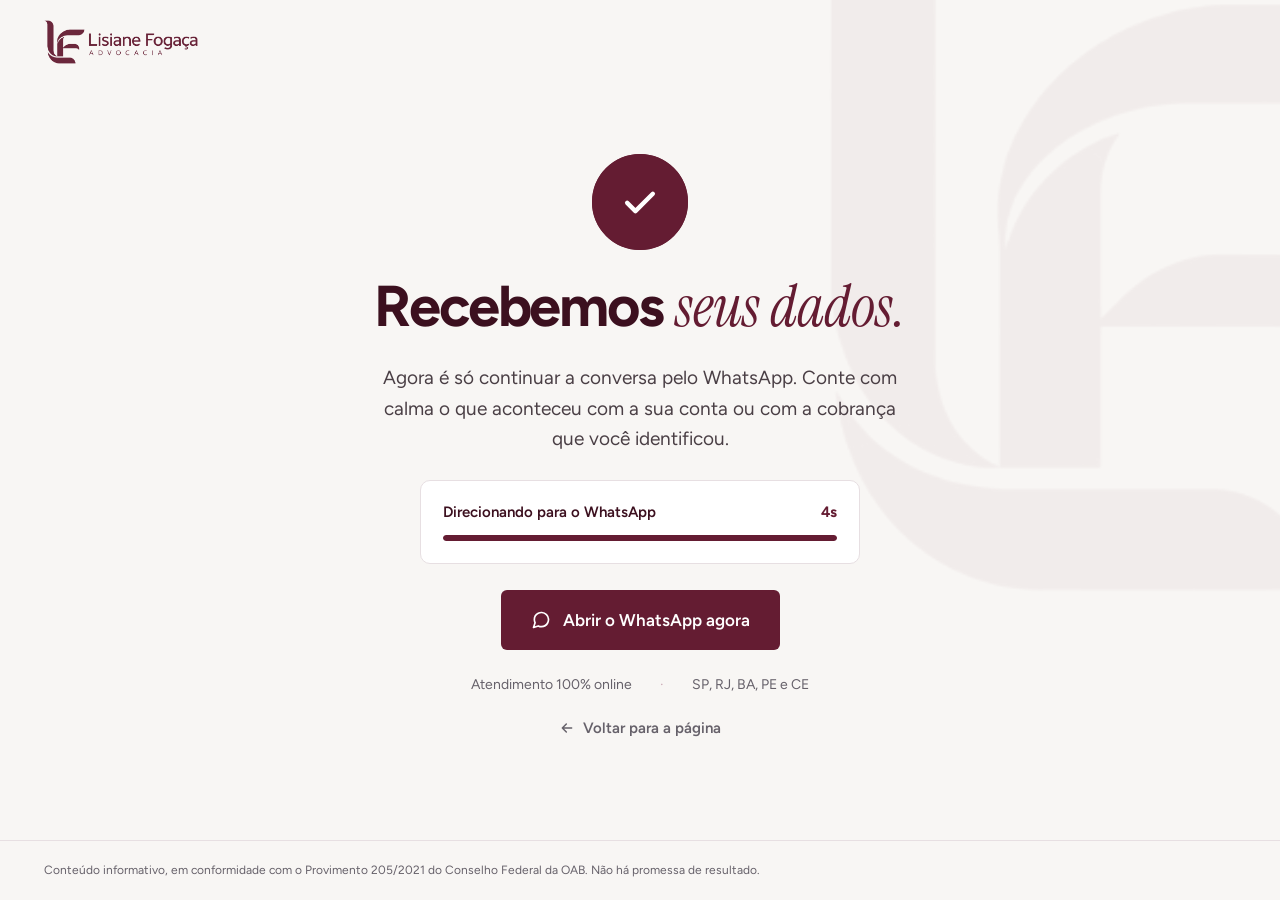
<file: redirect.html>
<!doctype html>
<html lang="pt-BR">
<head>
  <!-- Google tag (gtag.js) -->
<script async src="https://www.googletagmanager.com/gtag/js?id=AW-18538949355"></script>
<script>
  window.dataLayer = window.dataLayer || [];
  function gtag(){dataLayer.push(arguments);}
  gtag('js', new Date());

  gtag('config', 'AW-18538949355');
</script>
  <!-- Event snippet for LEAD ADSBR conversion page -->
<script>
  gtag('event', 'conversion', {
      'send_to': 'AW-18538949355/3D9sCIa79qsdEOvVh4hF',
      'value': 1.0,
      'currency': 'BRL'
  });
</script>

<meta charset="utf-8">
<meta name="viewport" content="width=device-width, initial-scale=1">
<meta name="robots" content="noindex, nofollow">
<title>Obrigado | Lisiane Fogaça Advocacia</title>
<meta name="theme-color" content="#641C32">
<link rel="icon" type="image/png" href="/assets/img/favicon.png">
<link rel="apple-touch-icon" href="/assets/img/apple-touch-icon.png">
<link rel="preconnect" href="https://fonts.googleapis.com">
<link rel="preconnect" href="https://fonts.gstatic.com" crossorigin>
<link rel="stylesheet" href="https://fonts.googleapis.com/css2?family=Figtree:wght@400;500;600;700;800&amp;family=Instrument+Serif:ital@0;1&amp;display=swap">
<link rel="stylesheet" href="/assets/css/lp.css">
<script src="/assets/js/config.js"></script>
<script src="/assets/js/tracking.js"></script>
</head>
<body>
<div style="position: relative; overflow: hidden; min-height: 100vh; min-height: 100dvh; width: 100%; display: flex; flex-direction: column">
  <img class="spin" src="/assets/img/simbolo-bordo.png" alt="" aria-hidden="true" style="position: absolute; right: -200px; top: -160px; height: 760px; width: auto; max-width: none; opacity: .045; pointer-events: none">

  <header style="position: relative; max-width: 1240px; width: 100%; margin: 0 auto; padding: 20px 24px">
    <a href="/" aria-label="Voltar para a página inicial"><img src="/assets/img/logo-bordo.png" alt="Lisiane Fogaça Advocacia" style="height: 44px; width: auto; display: block"></a>
  </header>

  <main style="position: relative; flex: 1; display: flex; align-items: center; justify-content: center; padding: 32px 24px 64px">
    <div style="width: 100%; max-width: 620px; display: flex; flex-direction: column; align-items: center; text-align: center; gap: 26px">
      <div class="ring" style="position: relative; width: 96px; height: 96px">
        <span class="halo" aria-hidden="true"></span>
        <div style="position: relative; width: 96px; height: 96px; border-radius: 50%; background: #641C32; display: flex; align-items: center; justify-content: center">
          <svg aria-hidden="true" width="44" height="44" viewBox="0 0 24 24" fill="none" stroke="#FFFFFF" stroke-width="2.4" stroke-linecap="round" stroke-linejoin="round"><path class="chk" d="M5 12.5l4.5 4.5L19 7.5"/></svg>
        </div>
      </div>
      <h1 class="fade" style="margin: 0; font-weight: 700; font-size: clamp(2.2rem, 5vw, 3.6rem); line-height: 1.04; letter-spacing: -0.035em; color: #3C101F; animation-delay: .3s"><span id="saud">Recebemos</span> <em class="acc">seus dados.</em></h1>
      <p class="fade" style="margin: 0; max-width: 520px; font-size: 19px; line-height: 1.6; color: #4A3F45; animation-delay: .45s">Agora é só continuar a conversa pelo WhatsApp. Conte com calma o que aconteceu com a sua conta ou com a cobrança que você identificou.</p>

      <div class="fade" style="width: 100%; max-width: 440px; background: #FFFFFF; border: 1px solid #E7DFE2; border-radius: 10px; padding: 22px; display: flex; flex-direction: column; gap: 14px; animation-delay: .6s">
        <div style="display: flex; justify-content: space-between; align-items: center; gap: 12px; font-size: 15px">
          <span id="st" style="font-weight: 600; color: #3C101F">Direcionando para o WhatsApp</span>
          <span id="ct" aria-live="polite" style="font-variant-numeric: tabular-nums; font-weight: 700; color: #641C32">5s</span>
        </div>
        <div style="height: 6px; border-radius: 3px; background: #F1E9EC; overflow: hidden">
          <div class="prog" id="prog" style="height: 100%; background: #641C32; border-radius: 3px"></div>
        </div>
      </div>

      <a class="btn-p fade" id="wa" href="#" target="_self" rel="noopener" style="min-height: 60px; padding: 0 30px; font-size: 17px; animation-delay: .75s">
        <svg aria-hidden="true" width="20" height="20" viewBox="0 0 24 24" fill="none" stroke="currentColor" stroke-width="2" stroke-linecap="round" stroke-linejoin="round"><path d="M21 11.5a8.38 8.38 0 0 1-.9 3.8 8.5 8.5 0 0 1-7.6 4.7 8.38 8.38 0 0 1-3.8-.9L3 21l1.9-5.7a8.38 8.38 0 0 1-.9-3.8 8.5 8.5 0 0 1 4.7-7.6 8.38 8.38 0 0 1 3.8-.9h.5a8.48 8.48 0 0 1 8 8v.5z"/></svg>
        Abrir o WhatsApp agora
      </a>

      <div class="fade" style="display: flex; flex-wrap: wrap; justify-content: center; gap: 10px 28px; font-size: 14px; color: #66616A; animation-delay: .9s">
        <span>Atendimento 100% online</span>
        <span aria-hidden="true" class="sep" style="color: #C9A9B4">·</span>
        <span>SP, RJ, BA, PE e CE</span>
      </div>

      <a class="back fade" href="/" style="animation-delay: 1s">
        <svg aria-hidden="true" width="16" height="16" viewBox="0 0 24 24" fill="none" stroke="currentColor" stroke-width="2.2" stroke-linecap="round" stroke-linejoin="round"><path d="M19 12H5M11 18l-6-6 6-6"/></svg>
        Voltar para a página
      </a>
    </div>
  </main>

  <footer style="position: relative; border-top: 1px solid #E7DFE2">
    <p style="max-width: 1240px; margin: 0 auto; padding: 20px 24px; font-size: 12px; line-height: 1.6; color: #66616A">Conteúdo informativo, em conformidade com o Provimento 205/2021 do Conselho Federal da OAB. Não há promessa de resultado.</p>
  </footer>
</div>

<script>
(function () {
  var C = window.LP_CONFIG || {};
  var nome = (window.LP && window.LP.read('lp_lead_nome')) || '';
  if (nome) document.getElementById('saud').textContent = 'Obrigado, ' + nome + '. Recebemos';

  var num = String(C.WHATSAPP_NUMBER || '').replace(/\D/g, '');
  var text = String(C.WHATSAPP_MESSAGE || '').replace('{nome}', nome || '').replace(/\s+/g, ' ').trim();
  var url = 'https://wa.me/' + num + '?text=' + encodeURIComponent(text);
  var ready = num.length >= 12;
  var wa = document.getElementById('wa');
  wa.href = ready ? url : '#';
  if (!ready) console.warn('[LP] Configure WHATSAPP_NUMBER em /assets/js/config.js');

  // Evento de conversão (Pixel), uma vez por sessão
  if (window.LP && nome && !window.LP.read('lp_lead_tracked')) {
    window.LP.store('lp_lead_tracked', '1');
    window.LP.pixel('Lead');
  }

  var secs = Math.max(1, parseInt(C.REDIRECT_SECONDS, 10) || 5);
  var left = secs;
  var ct = document.getElementById('ct'), st = document.getElementById('st'), prog = document.getElementById('prog');
  ct.textContent = left + 's';
  requestAnimationFrame(function () {
    prog.classList.add('run');
    prog.style.transitionDuration = secs + 's';
    requestAnimationFrame(function () { prog.style.transform = 'scaleX(1)'; });
  });
  var t = setInterval(function () {
    left -= 1;
    if (left <= 0) {
      clearInterval(t);
      ct.textContent = 'Pronto';
      st.textContent = 'Abrindo o WhatsApp…';
      if (ready) location.href = url;
      else st.textContent = 'Toque no botão para abrir o WhatsApp';
      return;
    }
    ct.textContent = left + 's';
  }, 1000);
})();
</script>
</body>
</html>
</file>
<file: assets/css/lp.css>
/* Lisiane Fogaça Advocacia — estilos da LP e da /redirect */
*,*::before,*::after{box-sizing:border-box}
html{scroll-behavior:smooth;-webkit-text-size-adjust:100%}
body{margin:0;background:#F8F6F4;font-family:'Figtree',system-ui,sans-serif;color:#2B1A20;-webkit-font-smoothing:antialiased;overflow-x:hidden}
img{max-width:100%}
a{color:#641C32}a:hover{color:#3C101F}
:focus-visible{outline:2px solid #641C32;outline-offset:3px}
.dark :focus-visible{outline-color:#FFFFFF}
em.acc{font-family:'Instrument Serif',Georgia,serif;font-style:italic;font-weight:400;letter-spacing:0;color:#641C32}
.dark em.acc{color:#E9C9D3}
.skip{position:absolute;left:-9999px;top:8px;background:#641C32;color:#fff;padding:10px 14px;border-radius:6px;z-index:100}
.skip:focus{left:8px;color:#fff}

/* header */
.hdr{position:sticky;top:0;z-index:50;background:rgba(248,246,244,.84);backdrop-filter:blur(14px);-webkit-backdrop-filter:blur(14px);border-bottom:1px solid rgba(100,28,50,.08)}
.nav a{color:#4A3F45;text-decoration:none;font-size:15px;font-weight:500;position:relative;padding:6px 0}
.nav a::after{content:'';position:absolute;left:0;right:0;bottom:0;height:1.5px;background:#641C32;transform:scaleX(0);transform-origin:right;transition:transform .35s cubic-bezier(.7,0,.2,1)}
.nav a:hover{color:#641C32}.nav a:hover::after{transform:scaleX(1);transform-origin:left}
@media (max-width:900px){.nav{display:none !important}}
@media (max-width:420px){.hdr-logo{height:38px !important}.hdr-cta{padding:0 14px !important;font-size:14px !important}}

/* buttons */
.btn-p{position:relative;overflow:hidden;display:inline-flex;align-items:center;justify-content:center;gap:12px;background:#641C32;color:#FFFFFF !important;text-decoration:none;font-weight:600;border:0;border-radius:6px;cursor:pointer;font-family:inherit;transition:background .3s,transform .3s cubic-bezier(.2,.7,.2,1),box-shadow .3s}
.btn-p:hover{background:#3C101F;transform:translateY(-2px);box-shadow:0 18px 32px -18px rgba(60,16,31,.7)}
.btn-p::after{content:'';position:absolute;top:0;left:-70%;width:45%;height:100%;background:linear-gradient(100deg,transparent,rgba(255,255,255,.28),transparent);transform:skewX(-22deg);transition:left .7s cubic-bezier(.2,.7,.2,1)}
.btn-p:hover::after{left:130%}
.btn-p .arr{transition:transform .3s cubic-bezier(.2,.7,.2,1)}
.btn-p:hover .arr{transform:translateX(5px)}
.btn-p[disabled]{opacity:.75;cursor:progress;transform:none}
.lnk{display:inline-flex;align-items:center;gap:8px;color:#3C101F;font-weight:600;text-decoration:none;border-bottom:1.5px solid rgba(100,28,50,.25);padding-bottom:3px;transition:border-color .3s,gap .3s}
.lnk:hover{border-color:#641C32;gap:12px}

/* hero motion */
.w{display:inline-block;animation:wup 1s cubic-bezier(.2,.7,.2,1) both}
@keyframes wup{from{opacity:0;transform:translateY(.55em) rotate(2deg)}to{opacity:1;transform:none}}
.fade{animation:fadeup 1s cubic-bezier(.2,.7,.2,1) both}
@keyframes fadeup{from{opacity:0;transform:translateY(18px)}to{opacity:1;transform:none}}
.clip{animation:clipin 1.5s cubic-bezier(.75,0,.2,1) both}
@keyframes clipin{from{clip-path:inset(100% 0 0 0 round 8px)}to{clip-path:inset(0 0 0 0 round 8px)}}
.kb{animation:kb 22s ease-in-out infinite alternate}
@keyframes kb{from{transform:scale(1.03)}to{transform:scale(1.12) translate(-1.5%,-1%)}}
.float1{animation:fl 6.5s ease-in-out infinite}
.float2{animation:fl 7.5s ease-in-out -2.5s infinite}
@keyframes fl{0%,100%{transform:translateY(0)}50%{transform:translateY(-12px)}}
.pop{animation:pop .9s cubic-bezier(.2,1.2,.3,1) both}
@keyframes pop{from{opacity:0;transform:translateY(20px) scale(.92)}to{opacity:1;transform:none}}
.dot{position:relative;display:inline-block;width:8px;height:8px;border-radius:50%;background:#641C32;flex:none}
.dot::after{content:'';position:absolute;inset:-5px;border-radius:50%;border:2px solid #641C32;animation:ping 1.9s ease-out infinite}
.dot.lt{background:#E9C9D3}.dot.lt::after{border-color:#E9C9D3}
@keyframes ping{from{transform:scale(.5);opacity:.9}to{transform:scale(1.9);opacity:0}}
.shim{background:linear-gradient(90deg,#EFE7EA 0%,#F9F4F6 40%,#EFE7EA 80%);background-size:200% 100%;animation:shim 2.2s linear infinite}
@keyframes shim{from{background-position:120% 0}to{background-position:-80% 0}}
.scrollcue{animation:cue 2.2s ease-in-out infinite}
@keyframes cue{0%,100%{transform:translateY(0);opacity:.5}50%{transform:translateY(8px);opacity:1}}
@media (max-width:640px){.scrollcue{display:none}.hero-float-r{right:0 !important}.hero-frame{right:0 !important}}

/* marquee */
.mq{overflow:hidden;mask-image:linear-gradient(90deg,transparent,#000 8%,#000 92%,transparent);-webkit-mask-image:linear-gradient(90deg,transparent,#000 8%,#000 92%,transparent)}
.mq-track{display:flex;width:max-content;animation:mq 32s linear infinite}
.mq:hover .mq-track{animation-play-state:paused}
@keyframes mq{to{transform:translateX(-50%)}}
.mq-row{display:flex;align-items:center;gap:48px;padding-right:48px;font-size:clamp(22px,2.6vw,34px);font-weight:700;letter-spacing:-.02em;white-space:nowrap}
.mq-row img{height:26px;opacity:.5}
.mq-row .it{color:#E9C9D3;font-family:'Instrument Serif',Georgia,serif;font-style:italic;font-weight:400}

/* situations list */
.sit{position:relative;display:flex;align-items:center;gap:28px;padding:28px 24px 28px 8px;border-top:1px solid #E7DFE2;color:#2B1A20;transition:color .35s,padding .45s cubic-bezier(.7,0,.2,1)}
.sit::before{content:'';position:absolute;inset:0;background:#641C32;transform:scaleY(0);transform-origin:bottom;transition:transform .5s cubic-bezier(.7,0,.2,1);z-index:0;border-radius:6px}
.sit>*{position:relative;z-index:1}
.sit .num{font-family:'Instrument Serif',Georgia,serif;font-size:30px;color:#641C32;width:44px;flex:none;transition:color .35s}
.sit .txt{font-size:clamp(18px,1.7vw,22px);line-height:1.4;font-weight:500}
.sit .ico{margin-left:auto;flex:none;opacity:0;transform:translateX(-12px);transition:opacity .35s,transform .45s cubic-bezier(.2,.7,.2,1)}
.sit:hover{color:#FFFFFF;padding-left:28px}
.sit:hover::before{transform:scaleY(1)}
.sit:hover .num{color:#E9C9D3}
.sit:hover .ico{opacity:1;transform:none}
.sit.last{border-bottom:1px solid #E7DFE2}
@media (max-width:640px){.sit{gap:18px;padding:22px 12px 22px 4px}}

/* bank tiles */
.banks{display:grid;grid-template-columns:repeat(4,minmax(0,1fr));gap:16px;margin-top:56px}
.tile{position:relative;overflow:hidden;background:#FFFFFF;border:1px solid #E7DFE2;border-radius:8px;transition:transform .45s cubic-bezier(.2,.7,.2,1),box-shadow .45s,border-color .45s}
.tile:hover{transform:translateY(-6px);box-shadow:0 28px 48px -28px rgba(60,16,31,.45);border-color:#C9A9B4}
.tile .bar{position:absolute;left:0;bottom:0;height:3px;width:100%;background:#641C32;transform:scaleX(0);transform-origin:left;transition:transform .6s cubic-bezier(.7,0,.2,1)}
.tile:hover .bar{transform:scaleX(1)}
.tile-sm{padding:28px;min-height:172px;display:flex;flex-direction:column;justify-content:space-between}
.tile-sm .k{font-size:13px;font-weight:600;color:#66616A}
.tile-sm .v{font-size:30px;font-weight:700;letter-spacing:-.03em;color:#3C101F}
.tile-mp{grid-column:span 2;grid-row:span 2;min-height:360px;padding:36px;display:flex;flex-direction:column;justify-content:space-between;color:#FFFFFF;background:#641C32;border-color:#641C32}
.tile-mp:hover{border-color:#641C32}
.tile-mp .wm{transition:transform 1.2s cubic-bezier(.2,.7,.2,1)}
.tile-mp:hover .wm{transform:rotate(-8deg) scale(1.08)}
@media (max-width:900px){.banks{grid-template-columns:repeat(2,minmax(0,1fr))}}
@media (max-width:560px){.banks{grid-template-columns:minmax(0,1fr)}.tile-mp{grid-column:auto;grid-row:auto;min-height:300px;padding:28px}.tile-sm{min-height:120px}}

/* steps */
.step-num{font-family:'Instrument Serif',Georgia,serif;font-size:96px;line-height:.9;color:transparent;-webkit-text-stroke:1.2px rgba(233,201,211,.75);transition:color .5s,-webkit-text-stroke-color .5s}
.step:hover .step-num{color:#E9C9D3;-webkit-text-stroke-color:#E9C9D3}
.spin{animation:spin 80s linear infinite}
@keyframes spin{to{transform:rotate(360deg)}}

/* image hover zoom */
.zoom{overflow:hidden}
.zoom img{transition:transform 1.4s cubic-bezier(.2,.7,.2,1)}
.zoom:hover img{transform:scale(1.05)}

/* faq */
.faq{border-bottom:1px solid #E7DFE2}
.faq summary{list-style:none;cursor:pointer;display:flex;justify-content:space-between;align-items:center;gap:24px;min-height:44px;padding:26px 0;font-size:20px;font-weight:600;color:#2B1A20;transition:color .3s,padding .4s cubic-bezier(.2,.7,.2,1)}
.faq summary::-webkit-details-marker{display:none}
.faq summary:hover{color:#641C32;padding-left:10px}
.faq .pl{flex:none;width:40px;height:40px;border-radius:50%;border:1px solid #E7DFE2;display:flex;align-items:center;justify-content:center;color:#641C32;transition:transform .45s cubic-bezier(.2,.7,.2,1),background .3s,color .3s,border-color .3s}
.faq[open] .pl{transform:rotate(45deg);background:#641C32;color:#FFFFFF;border-color:#641C32}
.faq[open] .ans{animation:fadeup .5s cubic-bezier(.2,.7,.2,1) both}
@media (max-width:640px){.faq summary{font-size:18px;padding:22px 0}}

/* form */
.fld{display:flex;flex-direction:column;gap:8px}
.fld label{font-size:14px;font-weight:600;color:#3C101F}
.fld input{width:100%;min-height:58px;padding:0 18px;font-family:inherit;font-size:17px;color:#2B1A20;background:#F8F6F4;border:1.5px solid #E7DFE2;border-radius:6px;outline:none;transition:border-color .25s,box-shadow .25s,background .25s}
.fld input::placeholder{color:#8F878C}
.fld input:hover{border-color:#C9A9B4}
.fld input:focus{border-color:#641C32;background:#FFFFFF;box-shadow:0 0 0 5px rgba(100,28,50,.12)}
.fld.bad input{border-color:#A3122F;background:#FFF7F8}
.err{display:none;font-size:13px;font-weight:600;color:#A3122F}
.fld.bad .err{display:block;animation:fadeup .35s ease both}
.form-msg{display:none;font-size:14px;font-weight:600;color:#A3122F}
.form-msg.on{display:block}
.spinner{width:18px;height:18px;border-radius:50%;border:2px solid rgba(255,255,255,.4);border-top-color:#fff;animation:spin .8s linear infinite;display:none}
.sending .spinner{display:inline-block}
.sending .arr{display:none}

/* scroll-driven reveals (Chrome/Edge) */
@supports (animation-timeline: view()) {
  .rv{animation:rvk both cubic-bezier(.2,.7,.2,1);animation-timeline:view();animation-range:entry 0% cover 26%}
  .rv-clip{animation:rvc both linear;animation-timeline:view();animation-range:entry 0% cover 40%}
  .par{animation:park linear both;animation-timeline:view();animation-range:cover 0% cover 100%}
  .draw{animation:drawk linear both;animation-timeline:view();animation-range:entry 30% cover 55%}
}
@keyframes rvk{from{opacity:0;transform:translateY(56px)}to{opacity:1;transform:none}}
@keyframes rvc{from{clip-path:inset(18% 10% 18% 10% round 8px)}to{clip-path:inset(0 0 0 0 round 8px)}}
@keyframes park{from{transform:translateY(-7%) scale(1.16)}to{transform:translateY(7%) scale(1.16)}}
@keyframes drawk{from{transform:scaleX(0)}to{transform:scaleX(1)}}

/* fallback com IntersectionObserver (Safari/iPhone, Firefox) */
.io .rv{opacity:0;transform:translateY(48px);transition:opacity .9s cubic-bezier(.2,.7,.2,1),transform .9s cubic-bezier(.2,.7,.2,1)}
.io .rv-clip{clip-path:inset(14% 8% 14% 8% round 8px);transition:clip-path 1.2s cubic-bezier(.2,.7,.2,1)}
.io .draw{transform:scaleX(0);transition:transform 1.6s cubic-bezier(.7,0,.2,1)}
.io .in.rv{opacity:1;transform:none}
.io .in.rv-clip{clip-path:inset(0 0 0 0 round 8px)}
.io .in.draw{transform:scaleX(1)}

/* /redirect */
.ring{animation:ringin .8s cubic-bezier(.2,1.2,.3,1) both}
@keyframes ringin{from{transform:scale(.4);opacity:0}to{transform:scale(1);opacity:1}}
.chk{stroke-dasharray:40;stroke-dashoffset:40;animation:draw .6s .55s cubic-bezier(.6,0,.2,1) forwards}
@keyframes draw{to{stroke-dashoffset:0}}
.halo{position:absolute;inset:0;border-radius:50%;border:2px solid #641C32;animation:halo 2.2s 1s ease-out infinite}
@keyframes halo{from{transform:scale(1);opacity:.6}to{transform:scale(1.7);opacity:0}}
.prog{transform-origin:left;transform:scaleX(0)}
.prog.run{transition:transform linear}
.back{color:#66616A;text-decoration:none;font-size:15px;font-weight:600;display:inline-flex;align-items:center;gap:8px;transition:color .25s,gap .25s}
.back:hover{color:#641C32;gap:12px}
@media (max-width:480px){.sep{display:none}}

@media (prefers-reduced-motion: reduce){
  *,*::before,*::after{animation:none !important;transition:none !important}
  .io .rv{opacity:1;transform:none}.io .rv-clip{clip-path:none}.io .draw{transform:none}
  .chk{stroke-dashoffset:0}
}
</file>
